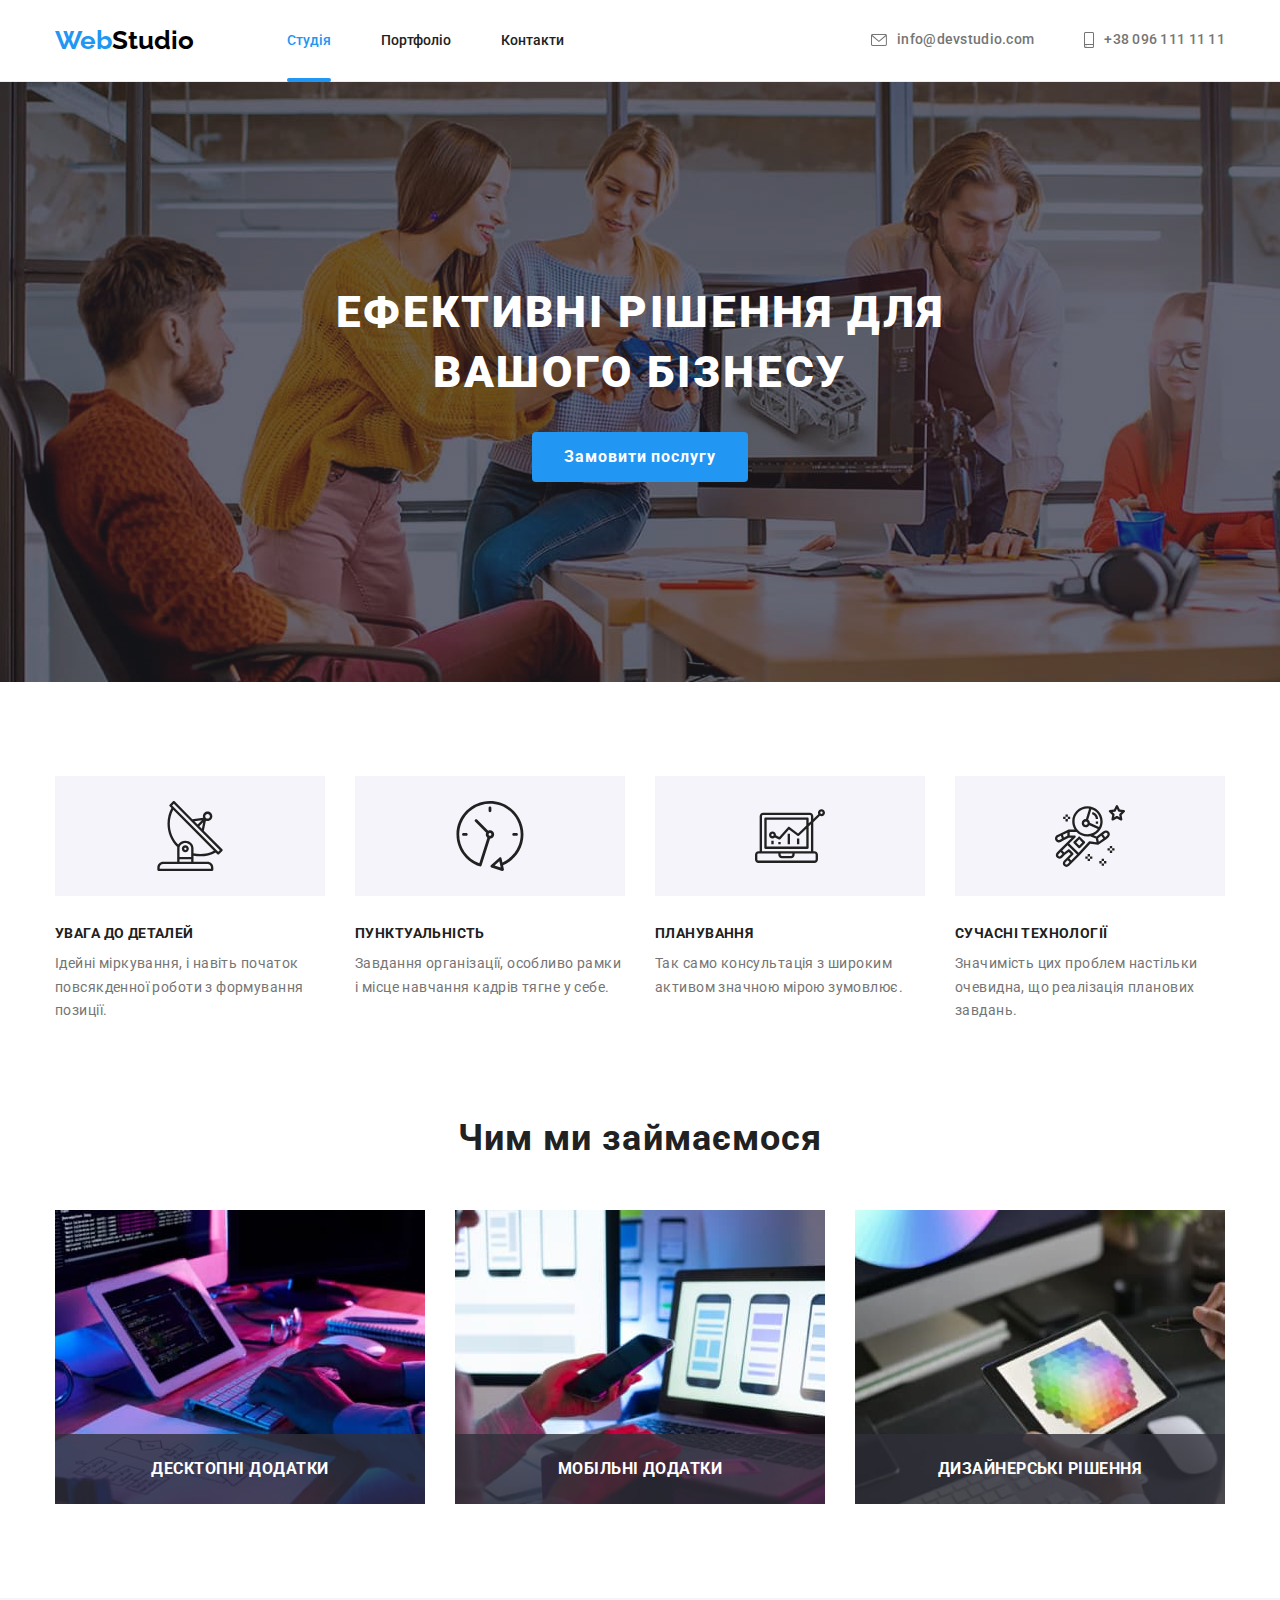
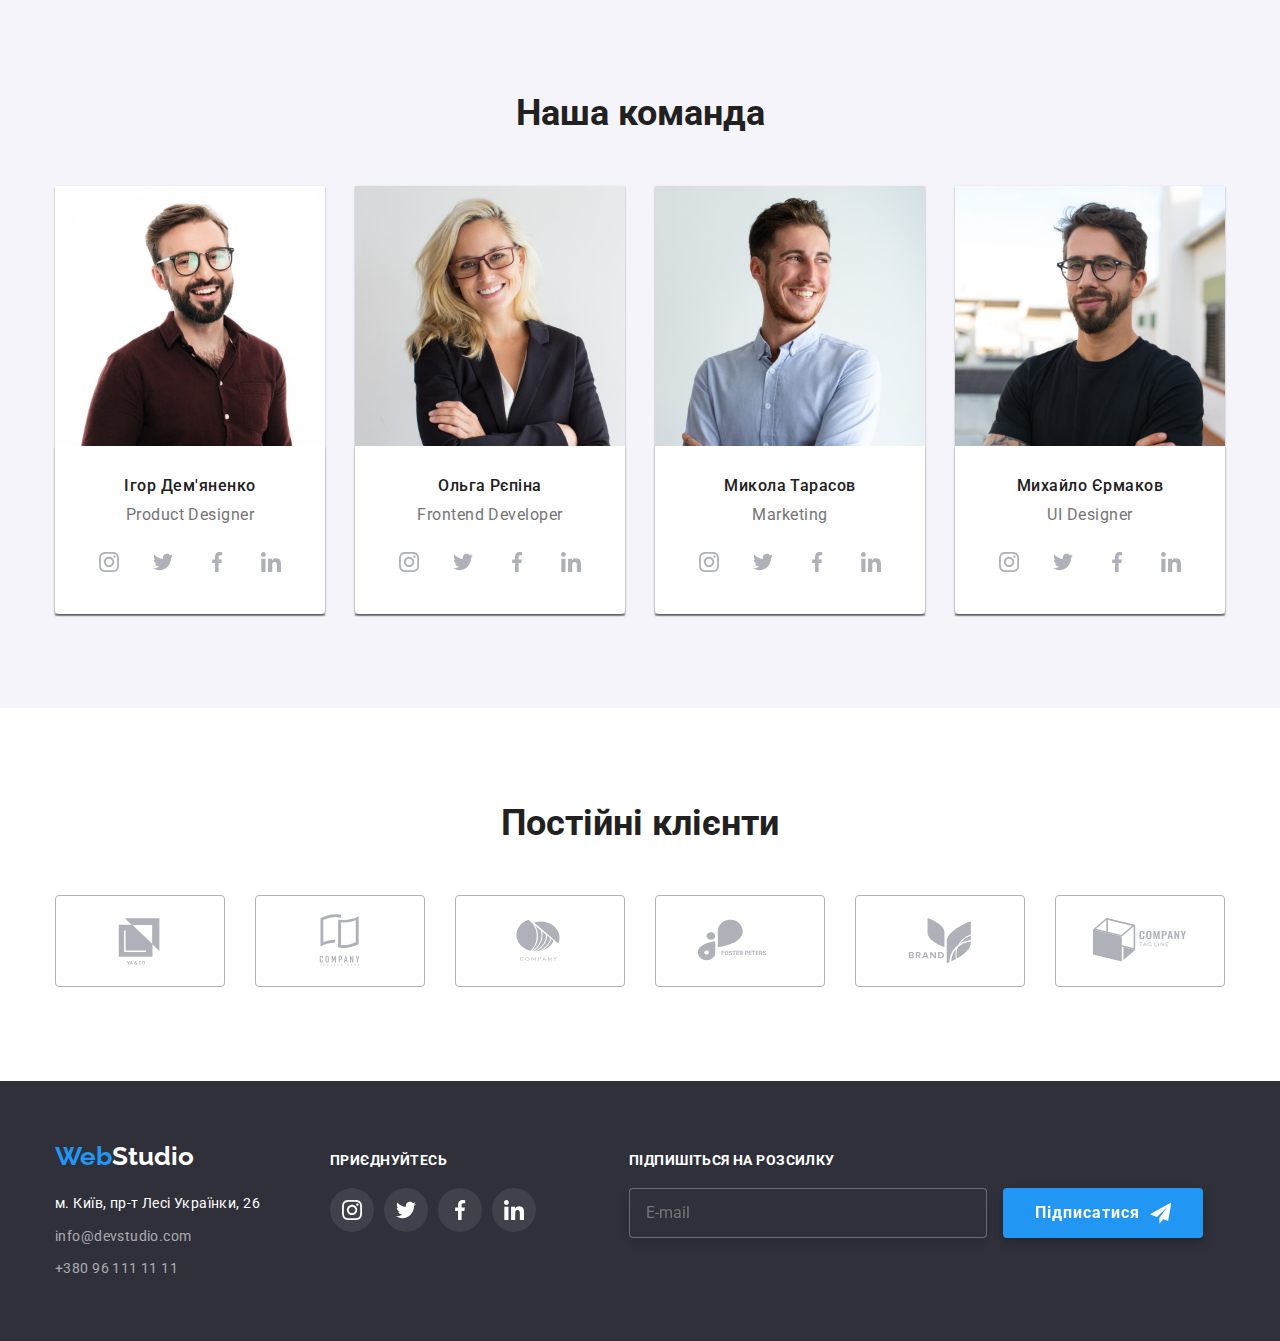
<file: index.html>
<!DOCTYPE html>
<html lang="uk">

<head>
  <meta charset="UTF-8" />
  <meta http-equiv="X-UA-Compatible" content="IE=edge" />
  <meta name="viewport" content="width=device-width, initial-scale=1.0" />
  <title>Студія</title>
  <link href="https://fonts.googleapis.com/css2?family=Raleway:wght@700&family=Roboto:wght@400;500;700;900&display=swap"
    rel="stylesheet" />
  <link rel="stylesheet" href="./css/modern-normalize.css" />
  <link rel="stylesheet" href="./css/styles.css" />
</head>

<body>
  <!-- header шапка -->
  <header class="page-header">
    <div class="container main-nav">
      <a href="./index.html" lang="en" class="logo"><span class="logo-web">Web</span>Studio</a>
      <nav class="nav">
        <ul class="site-nav list">
          <li class="item"><a href="./index.html" class="link current">Студія</a></li>
          <li class="item"><a href="./portfolio.html" class="link">Портфоліо</a></li>
          <li class="item"><a href="#" class="link">Контакти</a></li>
        </ul>
      </nav>

      <ul class="contacts list">
        <li class="contacts-item">
          <a href="info@devstudio.com" class="contacts-link link">
            <svg class="address-icon" width="16" height="12">
              <use href="./imeges/svg/symbol-defs.svg#icon-envelope"></use>
            </svg>info@devstudio.com</a>
        </li>
        <li class="contacts-item">
          <a href="+380961111111" class="contacts-link link">
            <svg class="address-icon" width="10" height="16">
              <use href="./imeges/svg/symbol-defs.svg#icon-smartphone"></use>
            </svg>+38 096 111 11 11</a>
        </li>
      </ul>
    </div>
  </header>
  <!-- main content -->
  <main>
    <!-- Замовити послугу -->
    <section class="hero">
      <div class="overlay">
        <div class="container hero-container">
          <h1 class="hero-title">Ефективні рішення для вашого бізнесу</h1>
          <button type="button" class="main-button" data-modal-open>Замовити послугу</button>
        </div>
      </div>
    </section>

    <!-- Наші переваги-feature list-->
    <section class="section">
      <div class="container feature-list">
        <h2 class="section-title visually-hidden">Наші переваги</h2>
        <ul class="feature-list list">
          <li class="item">
            <div class="icon-container">
              <svg class="feature-icon" width="70" height="70">
                <use href="./imeges/svg/symbol-defs.svg#icon-antenna-1"></use>
              </svg>
            </div>
            <h3 class="title">УВАГА ДО ДЕТАЛЕЙ</h3>

            <p class="text">
              Ідейні міркування, і навіть початок повсякденної роботи з формування позиції.
            </p>
          </li>
          <li class="item">
            <div class="icon-container">
              <svg class="feature-icon" width="70" height="70">
                <use href="./imeges/svg/symbol-defs.svg#icon-clock-1"></use>
              </svg>
            </div>
            <h3 class="title">ПУНКТУАЛЬНІСТЬ</h3>
            <p class="text">
              Завдання організації, особливо рамки і місце навчання кадрів тягне у себе.
            </p>
          </li>
          <li class="item">
            <div class="icon-container">
              <svg class="feature-icon" width="70" height="70">
                <use href="./imeges/svg/symbol-defs.svg#icon-diagram-1"></use>
              </svg>
            </div>
            <h3 class="title">ПЛАНУВАННЯ</h3>
            <p class="text">Так само консультація з широким активом значною мірою зумовлює.</p>
          </li>
          <li class="item">
            <div class="icon-container">
              <svg class="feature-icon" width="70" height="70">
                <use href="./imeges/svg/symbol-defs.svg#icon-astronaut-1"></use>
              </svg>
            </div>
            <h3 class="title">СУЧАСНІ ТЕХНОЛОГІЇ</h3>
            <p class="text">
              Значимість цих проблем настільки очевидна, що реалізація планових завдань.
            </p>
          </li>
        </ul>
      </div>
    </section>

    <!-- чим ми займаємося -->

    <section class="section our-classes-section">
      <div class="container">
        <h2 class="section-title our-classes">Чим ми займаємося</h2>
        <ul class="our-classes list">
          <li class="item">
            <img src="./imeges/img.jpg" alt="програміст пише код на планшеті" width="370" />
            <div class="our-classes-overlay">
              <p class="text-our-classes-overlay">Десктопні додатки</p>
            </div>
          </li>
          <li class="item">
            <img src="./imeges/img(1).jpg" alt="дизайнер створює контент для мобільних платформ" width="370" />
            <div class="our-classes-overlay">
              <p class="text-our-classes-overlay">Мобільні додатки</p>
            </div>
          </li>
          <li class="item">
            <img src="./imeges/img(2).jpg" alt="дизайнер вибирає палітру кольорів на планшеті" width="370" />
            <div class="our-classes-overlay">
              <p class="text-our-classes-overlay">Дизайнерські рішення</p>
            </div>
          </li>
        </ul>
      </div>
    </section>

    <!-- наша команда -->
    <section class="section section-team">
      <div class="container">
        <h2 class="section-title developer">Наша команда</h2>

        <ul class="team list">
          <li class="developer-item item">
            <img src="./imeges/igor(1).jpg" alt="Ігор Дем'яненко" width="270" />
            <div class="index-box">
              <h3 class="title">Ігор Дем'яненко</h3>
              <p class="text">Product Designer</p>
              <ul class="networks-list list">
                <li class="networks-item">
                  <a href="#" class="social-link">
                    <svg class="social-icon" width="20" height="20">
                      <use href="./imeges/svg/symbol-defs.svg#icon-instagram-2"></use>
                    </svg>
                  </a>
                </li>
                <li class="networks-item">
                  <a href="#" class="social-link">
                    <svg class="social-icon" width="20" height="20">
                      <use href="./imeges/svg/symbol-defs.svg#icon-twitter-1"></use>
                    </svg>
                  </a>
                </li>
                <li class="networks-item">
                  <a href="#" class="social-link">
                    <svg class="social-icon" width="20" height="20">
                      <use href="./imeges/svg/symbol-defs.svg#icon-facebook-1"></use>
                    </svg>
                  </a>
                </li>
                <li class="networks-item">
                  <a href="#" class="social-link">
                    <svg class="social-icon" width="20" height="20">
                      <use href="./imeges/svg/symbol-defs.svg#icon-linkedin-1"></use>
                    </svg>
                  </a>
                </li>
              </ul>
            </div>
          </li>

          <li class="developer-item item">
            <img src="./imeges/olga(1).jpg" alt="Ольга Рєпіна" width="270" />
            <div class="index-box">
              <h3 class="title">Ольга Рєпіна</h3>
              <p class="text">Frontend Developer</p>
              <ul class="networks-list list">
                <li class="networks-item">
                  <a href="#" class="social-link">
                    <svg class="social-icon" width="20" height="20">
                      <use href="./imeges/svg/symbol-defs.svg#icon-instagram-2"></use>
                    </svg>
                  </a>
                </li>
                <li class="networks-item">
                  <a href="#" class="social-link">
                    <svg class="social-icon" width="20" height="20">
                      <use href="./imeges/svg/symbol-defs.svg#icon-twitter-1"></use>
                    </svg>
                  </a>
                </li>
                <li class="networks-item">
                  <a href="#" class="social-link">
                    <svg class="social-icon" width="20" height="20">
                      <use href="./imeges/svg/symbol-defs.svg#icon-facebook-1"></use>
                    </svg>
                  </a>
                </li>
                <li class="networks-item">
                  <a href="#" class="social-link">
                    <svg class="social-icon" width="20" height="20">
                      <use href="./imeges/svg/symbol-defs.svg#icon-linkedin-1"></use>
                    </svg>
                  </a>
                </li>
              </ul>
            </div>
          </li>

          <li class="developer-item item">
            <img src="./imeges/mykola(1).jpg" alt="Микола Тарасов" width="270" />
            <div class="index-box">
              <h3 class="title">Микола Тарасов</h3>
              <p class="text">Marketing</p>
              <ul class="networks-list list">
                <li class="networks-item">
                  <a href="#" class="social-link">
                    <svg class="social-icon" width="20" height="20">
                      <use href="./imeges/svg/symbol-defs.svg#icon-instagram-2"></use>
                    </svg>
                  </a>
                </li>
                <li class="networks-item">
                  <a href="#" class="social-link">
                    <svg class="social-icon" width="20" height="20">
                      <use href="./imeges/svg/symbol-defs.svg#icon-twitter-1"></use>
                    </svg>
                  </a>
                </li>
                <li class="networks-item">
                  <a href="#" class="social-link">
                    <svg class="social-icon" width="20" height="20">
                      <use href="./imeges/svg/symbol-defs.svg#icon-facebook-1"></use>
                    </svg>
                  </a>
                </li>
                <li class="networks-item">
                  <a href="#" class="social-link">
                    <svg class="social-icon" width="20" height="20">
                      <use href="./imeges/svg/symbol-defs.svg#icon-linkedin-1"></use>
                    </svg>
                  </a>
                </li>
              </ul>
            </div>
          </li>

          <li class="developer-item item">
            <img src="./imeges/myhailo(1).jpg" alt="Михайло Єрмаков" width="270" />
            <div class="index-box">
              <h3 class="title">Михайло Єрмаков</h3>
              <p class="text">UI Designer</p>
              <ul class="networks-list list">
                <li class="networks-item">
                  <a href="#" class="social-link">
                    <svg class="social-icon" width="20" height="20">
                      <use href="./imeges/svg/symbol-defs.svg#icon-instagram-2"></use>
                    </svg>
                  </a>
                </li>
                <li class="networks-item">
                  <a href="#" class="social-link">
                    <svg class="social-icon" width="20" height="20">
                      <use href="./imeges/svg/symbol-defs.svg#icon-twitter-1"></use>
                    </svg>
                  </a>
                </li>
                <li class="networks-item">
                  <a href="#" class="social-link">
                    <svg class="social-icon" width="20" height="20">
                      <use href="./imeges/svg/symbol-defs.svg#icon-facebook-1"></use>
                    </svg>
                  </a>
                </li>
                <li class="networks-item">
                  <a href="#" class="social-link">
                    <svg class="social-icon" width="20" height="20">
                      <use href="./imeges/svg/symbol-defs.svg#icon-linkedin-1"></use>
                    </svg>
                  </a>
                </li>
              </ul>
            </div>
          </li>
        </ul>
      </div>
    </section>

    <!-- Наші клієнти -->
    <section class="section">
      <div class="container container-clients">
        <h2 class="clients-title">Постійні клієнти</h2>
        <ul class="clients-list list">
          <li class="clients-item">
            <a href="#" class="partners-link">
              <svg class="feature-icon" width="106" height="60">
                <use href="./imeges/svg/symbol-defs.svg#icon-Logo"></use>
              </svg>
            </a>
          </li>
          <li class="clients-item">
            <a href="#" class="partners-link">
              <svg class="feature-icon" width="106" height="60">
                <use href="./imeges/svg/symbol-defs.svg#icon-Logo-1"></use>
              </svg>
            </a>
          </li>
          <li class="clients-item">
            <a href="#" class="partners-link">
              <svg class="feature-icon" width="106" height="60">
                <use href="./imeges/svg/symbol-defs.svg#icon-Logo-2"></use>
              </svg>
            </a>
          </li>
          <li class="clients-item">
            <a href="#" class="partners-link">
              <svg class="feature-icon" width="106" height="60">
                <use href="./imeges/svg/symbol-defs.svg#icon-Logo-3"></use>
              </svg>
            </a>
          </li>
          <li class="clients-item">
            <a href="#" class="partners-link">
              <svg class="feature-icon" width="106" height="60">
                <use href="./imeges/svg/symbol-defs.svg#icon-Logo-4"></use>
              </svg>
            </a>
          </li>
          <li class="clients-item">
            <a href="#" class="partners-link">
              <svg class="feature-icon" width="106" height="60">
                <use href="./imeges/svg/symbol-defs.svg#icon-Logo-5"></use>
              </svg>
            </a>
          </li>
        </ul>
      </div>
    </section>
  </main>

  <!-- footer -->
  <footer class="footer">
    <div class="footer-main container">
      <div class="footer-container">
        <a href="./index.html" lang="en" class="logo"><span class="logo-web">Web</span>Studio</a>
        <address class="address">
          <ul class="address-list list">
            <li class="address-item">
              <a href="https://www.google.com/maps" target="_blank" class="address-link link"
                rel="noopener noreferrer">м. Київ, пр-т Лесі Українки, 26</a>
            </li>
            <li class="address-item">
              <a href="info@devstudio.com" class="address-contact link">info@devstudio.com</a>
            </li>
            <li class="address-item">
              <a href="+380961111111" class="address-contact link">+380 96 111 11 11</a>
            </li>
          </ul>
        </address>
      </div>
      <div class="container-networks">
        <h3 class="networks-title">Приєднуйтесь</h3>
        <ul class="networks-list list">
          <li class="networks-item">
            <a href="#" class="socnetwork-link">
              <svg class="socnetwork-icon" width="20" height="20">
                <use href="./imeges/svg/symbol-defs.svg#icon-instagram-2"></use>
              </svg>
            </a>
          </li>
          <li class="networks-item">
            <a href="#" class="socnetwork-link">
              <svg class="socnetwork-icon" width="20" height="20">
                <use href="./imeges/svg/symbol-defs.svg#icon-twitter-1"></use>
              </svg>
            </a>
          </li>
          <li class="networks-item">
            <a href="#" class="socnetwork-link">
              <svg class="socnetwork-icon" width="20" height="20">
                <use href="./imeges/svg/symbol-defs.svg#icon-facebook-1"></use>
              </svg>
            </a>
          </li>
          <li class="networks-item">
            <a href="#" class="socnetwork-link">
              <svg class="socnetwork-icon" width="20" height="20">
                <use href="./imeges/svg/symbol-defs.svg#icon-linkedin-1"></use>
              </svg>
            </a>
          </li>
        </ul>
      </div>

      <div class="footer-form">
        <h3 class="footer-subscribe-title">Підпишіться на розсилку</h3>
        <form class="footer-form-subscribe">
          <input class="footer-input-subscribe" type="mail" name="mail" placeholder="E-mail" />
          <button type="subscribe" class="footer-subscribe-button">
            Підписатися
            <svg class="footer-subscribe-icon" width="24" height="24">
              <use href="./imeges/svg/symbol-defs.svg#icon-icon-send"></use>
            </svg>
          </button>
        </form>
      </div>
    </div>
  </footer>
<!-- ============================МОДАЛЬНЕ ВІКНО========================= -->
  <div class="backdrop is-hidden" data-modal>
    <div class="modal">
      <button type="button" class="close-button" data-modal-close>
        <svg class="close-icon" width="17" height="17">
          <use href="./imeges/svg/symbol-defs.svg#icon-close-icon-1"></use>
        </svg>
      </button>
<!-- =================== ФОРМА МОДАЛЬНОГО ВІКНА====================== -->
      <form class="modal-form">
        <h3 class="form-title">Залиште свої дані, ми вам передзвонимо</h3>

        <div class="wrapper">
          <label class="modal-form-label" for="name">Ім’я</label>
          <input class="modal-input" required type="text" id="name" name="user_name" />
          <svg class="form-icon" width="18" height="18">
            <use href="./imeges/svg/symbol-defs.svg#icon-person-black-18dp-1"></use>
          </svg>
        </div>

        <div class="wrapper">
          <label class="modal-form-label" for="tel">Телефон</label>
          <input class="modal-input" required type="tel" id="tel" name="user_phone"
            pattern="[\+]\d{3}\s[\(]\d{2}[\)]\s\d{3}[\-]\d{2}[\-]\d{2}" title="+380 XX XXX XX XX" />
          <svg class="form-icon" width="18" height="18">
            <use href="./imeges/svg/symbol-defs.svg#icon-phone-black-18dp-1"></use>
          </svg>
        </div>

        <div class="wrapper">
          <label class="modal-form-label" for="mail">Пошта</label>
          
          <input class="modal-input" required type="email" id="mail" name="user_email" />
          <svg class="form-icon" width="18" height="18">
            <use href="./imeges/svg/symbol-defs.svg#icon-email-black-18dp-1"></use>
          </svg>
        </div>

        <div class="wrapper">
          <label class="modal-form-label" for="comment">Коментар</label>
          <textarea class="modal-textarea" name="feedback" rows="8" placeholder="Введіть текст" id="comment"></textarea>
        </div>

        <div class="form-checkbox">
          <input type="checkbox" class="form-checkbox-icon visually-hidden" id="privacy" />
          <label for="privacy" class="modal-form-deal-text">
            <span class="custom-checkbox">
              <svg width="11" height="8">
                <use href="./imeges/svg/symbol-defs.svg#icon-custom-checkbox"></use>
              </svg>
            </span>
            Погоджуюся з розсилкою та приймаю
            <a href="#" class="deal-link">Умови договору</a>
          </label>
        </div>

        <div class="form-btn">
          <button class="submit-btn" type="submit">Відправити</button>
        </div>
      </form>
    </div>
  </div>

  <script src="./js/modal.js"></script>
</body>

</html>
</file>
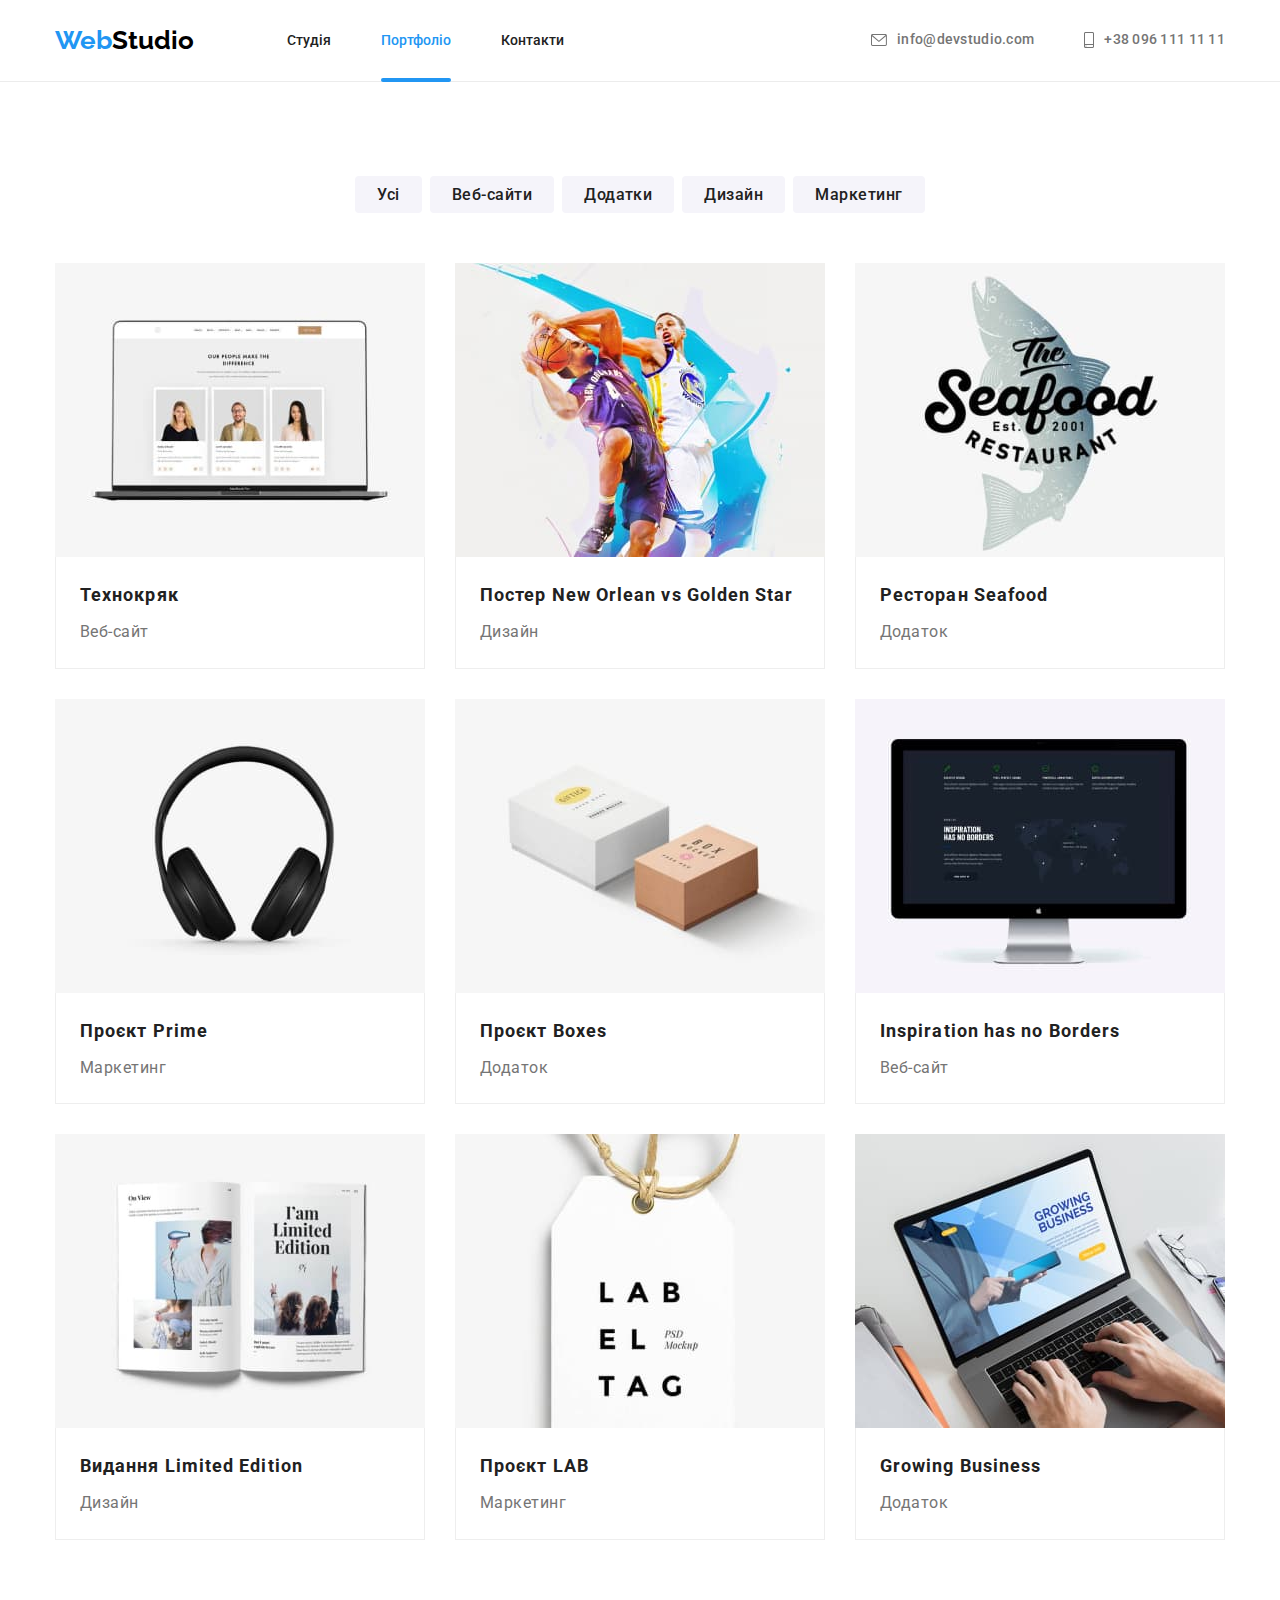
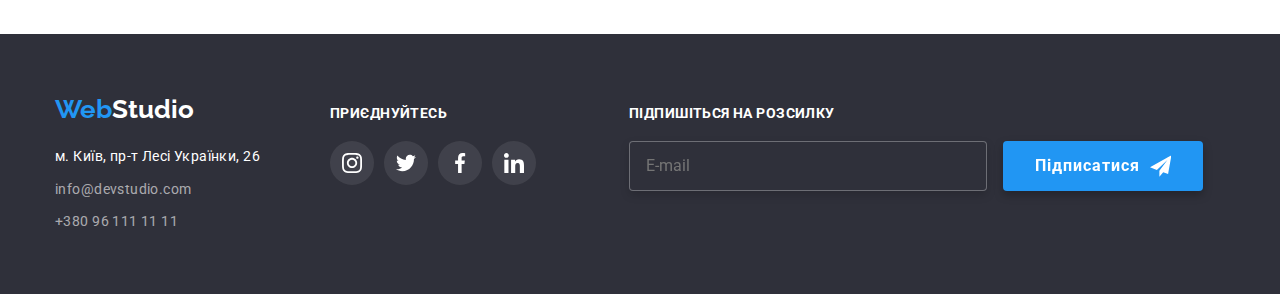
<file: portfolio.html>
<!DOCTYPE html>
<html lang="en">

<head>
  <meta charset="UTF-8" />
  <meta http-equiv="X-UA-Compatible" content="IE=edge" />
  <meta name="viewport" content="width=device-width, initial-scale=1.0" />
  <title>Портфоліо</title>
  <link href="https://fonts.googleapis.com/css2?family=Raleway:wght@700&family=Roboto:wght@400;500;700;900&display=swap"
    rel="stylesheet" />
  <link rel="stylesheet" href="./css/modern-normalize.css" />
  <link rel="stylesheet" href="./css/styles.css" />
</head>

<body>
  <!-- header шапка -->
  <header class="page-header">
    <div class="container main-nav">
      <a href="./index.html" lang="en" class="logo"><span class="logo-web">Web</span>Studio</a>
      <nav class="nav">
        <ul class="site-nav list">
          <li class="item"><a href="./index.html" class="link">Студія</a></li>
          <li class="item"><a href="./portfolio.html" class="link current">Портфоліо</a></li>
          <li class="item"><a href="#" class="link">Контакти</a></li>
        </ul>
      </nav>

      <ul class="contacts list">
        <li class="contacts-item">
          <a href="info@devstudio.com" class="contacts-link link">
            <svg class="address-icon" width="16" height="12">
              <use href="./imeges/svg/symbol-defs.svg#icon-envelope"></use>
            </svg>info@devstudio.com</a>
        </li>
        <li class="contacts-item">
          <a href="+380961111111" class="contacts-link link">
            <svg class="address-icon" width="10" height="16">
              <use href="./imeges/svg/symbol-defs.svg#icon-smartphone"></use>
            </svg>+38 096 111 11 11</a>
        </li>
      </ul>
    </div>
  </header>

  <!-- main content -->
  <main>
    <h1 class="visually-hidden">Портфоліо</h1>
    <!-- розділи послуг -->
    <section class="section sectiion-portfolio">
      <!-- <h2 class="section-title visually-hidden">фільтр послуг</h2> -->

      <div class="container">
        <h2 class="section title visually-hidden">розділи сайту</h2>
        <!-- сервісні кнопки -->
        <ul class="services list">
          <li class="item"><button type="button" class="button">Усі</button></li>
          <li class="item"><button type="button" class="button">Веб-сайти</button></li>
          <li class="item"><button type="button" class="button">Додатки</button></li>
          <li class="item"><button type="button" class="button">Дизайн</button></li>
          <li class="item"><button type="button" class="button">Маркетинг</button></li>
        </ul>
        <!-- приклади робіт -->
        <ul class="section-site list">

          <li class="item card-item">
            <a href="#" class="card-link link">
              <div class="card-overlay">
                <img src="./imeges/технокряк.jpg" alt="ноутбук з відкритим сайтом" width="370" />
                <div class="text-overlay">
                  <p class="">
                    Ресурс пропонує комплексні пропозиції з різним рівнем функціоналу та сервісів.
                    Все це дозволить відвідувачу отримати вичерпні відомості про компанію чи
                    приватну особу.
                  </p>
                </div>
              </div>
              <div class="box">
                <h2 class="title">Технокряк</h2>
                <p class="text">Веб-сайт</p>
              </div>
            </a>
          </li>

          <li class="item card-item">
            <a href="#" class="card-link link">
              <div class="card-overlay">
                <img src="./imeges/постер_NewOrlean.jpg" alt="постер з баскетболістами" width="370" />
                <div class="text-overlay">
                  <p class="">
                    Ресурс пропонує комплексні пропозиції з різним рівнем функціоналу та сервісів.
                    Все це дозволить відвідувачу отримати вичерпні відомості про компанію чи
                    приватну особу.
                  </p>
                </div>
                
              </div>
              <div class="box">
              <h2 class="title">Постер New Orlean vs Golden Star</h2>
              <p class="text">Дизайн</p>
              </div>
            </a>
          </li>

          <li class="item card-item">
            <a href="#" class="card-link link">
              <div class="card-overlay">
                <img src="./imeges/ресторан_Seafood.jpg" alt="лого ресторану seafood" width="370" />
                <div class="text-overlay">
                  <p class="">
                    Ресурс пропонує комплексні пропозиції з різним рівнем функціоналу та сервісів.
                    Все це дозволить відвідувачу отримати вичерпні відомості про компанію чи
                    приватну особу.
                  </p>
                </div>
              </div>
              <div class="box">
                <h2 class="title">Ресторан Seafood</h2>
                <p class="text">Додаток</p>
              </div>
            </a>
          </li>
          <li class="item card-item">
            <a href="#" class="card-link link">
              <div class="card-overlay">
                <img src="./imeges/проєкт_Prime.jpg" alt="навушники" width="370" />
                <div class="text-overlay">
                  <p class="">
                    Ресурс пропонує комплексні пропозиції з різним рівнем функціоналу та сервісів.
                    Все це дозволить відвідувачу отримати вичерпні відомості про компанію чи
                    приватну особу.
                  </p>
                </div>
              </div>
              <div class="box">
                <h2 class="title">Проєкт Prime</h2>
                <p class="text">Маркетинг</p>
              </div>
            </a>
          </li>
          <li class="item card-item">
            <a href="#" class="card-link link">
              <div class="card-overlay">
                <img src="./imeges/проєкт_Boxes.jpg" alt="коробки" width="370" />
                <div class="text-overlay">
                  <p class="">
                    Ресурс пропонує комплексні пропозиції з різним рівнем функціоналу та сервісів.
                    Все це дозволить відвідувачу отримати вичерпні відомості про компанію чи
                    приватну особу.
                  </p>
                </div>
              </div>
              <div class="box">
                <h2 class="title">Проєкт Boxes</h2>
                <p class="text">Додаток</p>
              </div>
            </a>
          </li>
          <li class="item card-item">
            <a href="#" class="card-link link">
              <div class="card-overlay">
                <img src="./imeges/Inspiration_has_no_Borders.jpg" alt="настільний ПК" width="370" />
                <div class="text-overlay">
                  <p class="">
                    Ресурс пропонує комплексні пропозиції з різним рівнем функціоналу та сервісів.
                    Все це дозволить відвідувачу отримати вичерпні відомості про компанію чи
                    приватну особу.
                  </p>
                </div>
              </div>
              <div class="box">
                <h2 class="title">Inspiration has no Borders</h2>
                <p class="text">Веб-сайт</p>
              </div>
            </a>
          </li>
          <li class="item card-item">
            <a href="#" class="card-link link">
              <div class="card-overlay">
                <img src="./imeges/Видання_Limited_Edition.jpg" alt="книга з картинками" width="370" />
                <div class="text-overlay">
                  <p class="">
                    Ресурс пропонує комплексні пропозиції з різним рівнем функціоналу та сервісів.
                    Все це дозволить відвідувачу отримати вичерпні відомості про компанію чи
                    приватну особу.
                  </p>
                </div>
              </div>
              <div class="box">
                <h2 class="title">Видання Limited Edition</h2>
                <p class="text">Дизайн</p>
              </div>
            </a>
          </li>
          <li class="item card-item">
            <a href="#" class="card-link link">
              <div class="card-overlay">
                <img src="./imeges/Проєкт_LAB.jpg" alt="сувенір з лейблом" width="370" />
                <div class="text-overlay">
                  <p class="">
                    Ресурс пропонує комплексні пропозиції з різним рівнем функціоналу та сервісів.
                    Все це дозволить відвідувачу отримати вичерпні відомості про компанію чи
                    приватну особу.
                  </p>
                </div>
              </div>
              <div class="box">
                <h2 class="title">Проєкт LAB</h2>
                <p class="text">Маркетинг</p>
              </div>
            </a>
          </li>
          <li class="item card-item">
            <a href="#" class="card-link link">
              <div class="card-overlay">
                <img src="./imeges/Growing_Business.jpg" alt="людина працює за ноутбуком" width="370" />
                <div class="text-overlay">
                  <p class="">
                    Ресурс пропонує комплексні пропозиції з різним рівнем функціоналу та сервісів.
                    Все це дозволить відвідувачу отримати вичерпні відомості про компанію чи
                    приватну особу.
                  </p>
                </div>
              </div>
              <div class="box">
                <h2 class="title">Growing Business</h2>
                <p class="text">Додаток</p>
              </div>
            </a>
          </li>
        </ul>
      </div>
    </section>
  </main>
  <!-- footer -->
  <footer class="footer">
    <div class="footer-main container">
      <div class="footer-container">
        <a href="./index.html" lang="en" class="logo"><span class="logo-web">Web</span>Studio</a>
        <address class="address">
          <ul class="address-list list">
            <li class="address-item">
              <a href="https://www.google.com/maps" target="_blank" class="address-link link" rel="noopener noreferrer">м.
                Київ, пр-т Лесі Українки, 26</a>
            </li>
            <li class="address-item">
              <a href="info@devstudio.com" class="address-contact link">info@devstudio.com</a>
            </li>
            <li class="address-item">
              <a href="+380961111111" class="address-contact link">+380 96 111 11 11</a>
            </li>
          </ul>
        </address>
      </div>
      <div class="container-networks">
        <h3 class="networks-title">Приєднуйтесь</h3>
        <ul class="networks-list list">
          <li class="networks-item">
            <a href="#" class="socnetwork-link">
              <svg class="socnetwork-icon" width="20" height="20">
                <use href="./imeges/svg/symbol-defs.svg#icon-instagram-2"></use>
              </svg>
            </a>
          </li>
          <li class="networks-item">
            <a href="#" class="socnetwork-link">
              <svg class="socnetwork-icon" width="20" height="20">
                <use href="./imeges/svg/symbol-defs.svg#icon-twitter-1"></use>
              </svg>
            </a>
          </li>
          <li class="networks-item">
            <a href="#" class="socnetwork-link">
              <svg class="socnetwork-icon" width="20" height="20">
                <use href="./imeges/svg/symbol-defs.svg#icon-facebook-1"></use>
              </svg>
            </a>
          </li>
          <li class="networks-item">
            <a href="#" class="socnetwork-link">
              <svg class="socnetwork-icon" width="20" height="20">
                <use href="./imeges/svg/symbol-defs.svg#icon-linkedin-1"></use>
              </svg>
            </a>
          </li>
        </ul>
      </div>
  
      <div class="footer-form">
        <h3 class="footer-subscribe-title">Підпишіться на розсилку</h3>
        <form action="" class="footer-form-subscribe">
          <input class="footer-input-subscribe" type="mail" name="mail" placeholder="E-mail" />
          <button class="footer-subscribe-button">
            Підписатися
            <svg class="footer-subscribe-icon" width="24" height="24">
              <use href="./imeges/svg/symbol-defs.svg#icon-icon-send"></use>
            </svg>
          </button>
        </form>
      </div>
    </div>
  </footer>
</body>

</html>
</file>
<file: css/styles.css>
/* колір тексту #212121 */
/* колір тексту при наведенні #2196F3 */
/* колір тексту параграфів #757575 */
/* колір лого #000000 , #2196F3 */
/* колір тексту футера ##FFFFFF 60% */

:root {
  --primary-text-color: #212121;
  --secondary-text-color: #757575;
  --third-text-color: #ffffff;
  --accent-text-color: #2196f3;
  --primary-background-color: #ffffff;
}

body {
  font-family: 'Roboto', sans-serif;

  color: var(--primary-text-color);
  background-color: #ffffff;
}

.container {
  max-width: 1200px;
  padding: 0 15px;
  margin-left: auto;
  margin-right: auto;
}

h1,
h2,
h3,
h4,
p {
  margin-top: 0;
  margin-bottom: 0;
}

ul,
ol {
  margin-top: 0;
  margin-bottom: 0;
  padding-left: 0;
}

img {
  display: block;
}

.link {
  text-decoration: none;
}

.section {
  padding-top: 94px;
  padding-bottom: 94px;
}

/* HEADER */
.page-header {
  border-bottom: 1px solid #ececec;
}

/* logo */
.logo {
  color: #000000;

  font-family: 'Raleway', sans-serif;
  font-style: normal;
  font-weight: 700;
  font-size: 26px;
  line-height: 1.2;

  /* margin-top: 24px;
  margin-bottom: 25px; */

  text-decoration: none;
}

.container.main-nav {
  display: flex;
  align-items: center;
  width: 1200px;
  /* padding: 0 215; */
}

.logo-web {
  color: #2196f3;
}

.list {
  list-style: none;
  margin: 0;
  padding: 0;
}

/* site nav */
.nav {
  margin-left: 93px;
}

.site-nav {
  display: flex;
}

.site-nav .item:not(:last-child) {
  margin-right: 50px;
}

.site-nav .link.current {
  color: var(--accent-text-color);
}

.site-nav .link {
  display: block;

  padding-top: 32px;
  padding-bottom: 32px;

  position: relative;

  color: var(--primary-text-color);

  font-weight: 500;
  font-size: 14px;
  line-height: 1.2;

  text-decoration: none;

  transition: color 250ms cubic-bezier(0.4, 0, 0.2, 1);
}

.site-nav .link.current::after{
  content: "";
  display: block;
  position: absolute;

  width: 100%;
  height: 4px;

  bottom: -1px;

  border-radius: 2px;
  background-color: #2196F3;

  transition: color 250ms cubic-bezier(0.4, 0, 0.2, 1);
}

.site-nav .link:hover,
.site-nav .link:focus {
  color: var(--accent-text-color);
  transition: color 250ms cubic-bezier(0.4, 0, 0.2, 1);
}

/* contacts list */

.contacts {
  margin-left: auto;
  display: flex;
  align-items: center;
}

.contacts-item {
  margin-right: 50px;
}
.contacts-item:last-child {
  margin-right: 0;
}

.contacts-link {
  display: flex;
  align-items: center;
  text-decoration: none;

  padding-top: 32px;
  padding-bottom: 32px;
  
  font-weight: 500;
  font-size: 14px;
  line-height: 1.14;
  letter-spacing: 0.02em;

  color: var(--secondary-text-color);

  transition: color 250ms cubic-bezier(0.4, 0, 0.2, 1);
}
.address-icon{
  margin-right: 10px;
  fill: currentColor;

}



.contacts-link:hover,
.contacts-link:focus {
  color: var(--accent-text-color);
  transition: color 250ms cubic-bezier(0.4, 0, 0.2, 1);
}

/*HERO  замовити послугу */



.hero {
  background: #2f303a;
  max-width: 1600px;
  margin-left: auto;
  margin-right: auto;
}
.overlay{
  height: 600px;
  max-width: 1600px;
  margin-left: auto;
  margin-right: auto;
  
  background-image: linear-gradient(rgba(47, 48, 58, 0.4),
  rgba(47, 48, 58, 0.4)),
  url(../imeges/hero.jpg);

  

  padding-top: 200px;
  padding-bottom: 200px;

}

.hero-container {
  display: flex;
  width: 1200px;
  padding: 200px auto 280px;

  flex-direction: column;
  text-align: center;
  align-items: center;
}

.hero-title {
  margin-left: auto;
  margin-right: auto;
  margin-bottom: 30px;

  letter-spacing: 0.06em;

  max-width: 696px;

  font-weight: 900;
  font-size: 44px;
  line-height: 60px;

  align-items: center;
  text-transform: uppercase;

  color: var(--third-text-color);
}

/* main button */
.main-button {
  display: flex;
  align-items: center;
  text-align: center;

  color: var(--third-text-color);
  background-color: #2196f3;

  font-weight: 700;
  font-size: 16px;
  line-height: 1.9;
  text-align: center;
  letter-spacing: 0.06em;

  cursor: pointer;
  border-radius: 4px;
  border: 0;

  padding: 10px 32px;
  
  transition: background-color 250ms cubic-bezier(0.4, 0, 0.2, 1);
}

.main-button:hover,
.main-button:focus {
  color: var(--third-text-color);
  background-color: #188ce8;
  }

/* заголовки секцій */

.section-title {
  font-size: 36px;
  line-height: 1.2;
  margin: auto;

  text-align: center;
}
/* Наші переваги-feature list*/
.conteiner.feature-list {
  background-color: var(--primary-background-color);
}

.icon-container{
  display: flex;
  background-color: #F5F4FA;
  height: 120px;
  width: 270px;
  justify-content: center;
  align-items: center;
  margin-bottom: 30px;
}

.feature-list .title {
  font-weight: 700;
  font-size: 14px;
  line-height: 1.14;
  letter-spacing: 0.03em;
  text-transform: uppercase;
  margin-bottom: 10px;
}

.visually-hidden {
  position: absolute;
  width: 1px;
  height: 1px;
  margin: -1px;
  border: 0;
  padding: 0;

  white-space: nowrap;
  clip-path: inset(100%);
  clip: rect(0 0 0 0);
  overflow: hidden;
}

.feature-list.list {
  display: flex;
}

.feature-list .item {
  width: 270px;
  margin-right: 30px;
}
.feature-list .item:last-child {
  margin-right: 0;
}

.feature-list .text {
  font-weight: 400;
  font-size: 14px;
  line-height: 1.7;
  letter-spacing: 0.03em;

  color: #757575;
}

/* чим ми займаємося */
.our-classes-section {
  padding-top: 0;
}

.our-classes-container {
  display: flex;
  flex-direction: column;
}
.our-classes .item{
  position: relative;
}

.section-title.our-classes {
  margin-bottom: 50px;

  font-weight: 700;
  font-size: 36px;
  line-height: 1.2;
  text-align: center;
  letter-spacing: 0.03em;

  background-color: var(--primary-background-color);
}

.our-classes-overlay{
  display: flex;
  position: absolute;

  left: 0;
  bottom: 0;

  width: 100%;
  height: 70px;

  background-color: rgba(47, 48, 58, 0.8);
  
}

.text-our-classes-overlay{
  display: flex;

  text-align: center;
  text-transform: uppercase;
  align-items: center;
  justify-content: center;
  text-align: center;
  letter-spacing: 0.03em;

  width: 100%;

  font-weight: 700; 
  color: var(--third-text-color);
}



.our-classes-section .item{
  width: 370px;
}

.our-classes.list {
  display: flex;
  gap: 30px;

  background-color: var(--primary-background-color);
}


.text {
  color: var(--secondary-text-color);

  font-weight: 400;
  font-size: 14px;
  line-height: 1.7;
}

/* ==========================НАША КОМАНДА======================== */

.section-team {
  background-color: #f5f4fa;
}
.index-box {
  align-content: center;
  background-color: var(--primary-background-color);

  padding: 30px 5px;
  box-shadow: 0px 1px 3px rgba(0, 0, 0, 0.12), 0px 1px 1px rgba(0, 0, 0, 0.14),
    0px 2px 1px rgba(0, 0, 0, 0.2);
  border-radius: 0px 0px 4px 4px;
}

.section-title.developer{
margin-bottom: 50px;
}

.team .title {
  font-weight: 500;
  font-size: 16px;
  line-height: 19px;

  margin-bottom: 10px;

  text-align: center;
  letter-spacing: 0.03em;
}
.team.list {
  display: flex;
  /* padding-top: 50px; */
}
.team.list .item{
  width: 270px;
}

.team.list .item:not(:last-child) {
  margin-right: 30px;
}

.team .text {
  color: #757575;

  font-weight: 400;
  font-size: 16px;
  line-height: 19px;

  text-align: center;
  letter-spacing: 0.03em;
  margin-bottom: 16px;
}

.index-box .social-link {
  display: flex;
  justify-content: center;
  align-items: center;
  width: 44px;
  height: 44px;

  border-radius: 50%;
  color: #AFB1B8;

  transition: background-color 250ms cubic-bezier(0.4, 0, 0.2, 1),
  color 250ms cubic-bezier(0.4, 0, 0.2, 1);
}

.index-box .social-link:hover,
.index-box .social-link:focus {
  background-color: #2196F3;
  color: var(--third-text-color);
  
}

.index-box .social-icon {
  fill: currentColor;
}

.developer-item{
  box-shadow: 0px 1px 3px rgba(0, 0, 0, 0.12),
    0px 1px 1px rgba(0, 0, 0, 0.14),
    0px 2px 1px rgba(0, 0, 0, 0.2);;
}


/* розділи послуг фільтр */

.services {
  display: flex;
  flex-wrap: wrap;
  justify-content: center;
  background-color: var(--primary-background-color);
}

.services.list {
  margin-bottom: 50px;
}
.services.list .item:not(:last-child){
  margin-right: 8px;
}

.button {
  background-color: #f5f4fa;

  color: var(--primary-text-color);
  font-weight: 500;
  line-height: 1.6;

  text-align: center;
  letter-spacing: 0.03em;

  border-radius: 4px;
  border: none;

  padding: 6px 22px;

  cursor: pointer;

  transition: background-color 250ms cubic-bezier(0.4, 0, 0.2, 1),
  box-shadow 250ms cubic-bezier(0.4, 0, 0.2, 1),
  color 250ms cubic-bezier(0.4, 0, 0.2, 1);
}

.services button:hover,
.services button:focus {
  background-color: #2196f3;
  color: var(--third-text-color);
  box-shadow: 0px 3px 1px rgba(0, 0, 0, 0.1),
   0px 1px 2px rgba(0, 0, 0, 0.08),
   0px 2px 2px rgba(0, 0, 0, 0.12);
  
  transition: background-color 250ms cubic-bezier(0.4, 0, 0.2, 1),
  color 250ms cubic-bezier(0.4, 0, 0.2, 1);
}

/* приклади робіт */

.section-site {
  display: flex;
  flex-wrap: wrap;
  gap: 30px;

  background-color: var(--primary-background-color);
}

.card-link:hover .card-overlay::before,
.card-link:focus .card-overlay::before{
  box-shadow: 0px 4px 4px rgba(0, 0, 0, 0.25);

  transform: translateY(0);
  transition: color 250ms cubic-bezier(0.4, 0, 0.2, 1);
}

.card-overlay{
  position: relative;
  overflow: hidden;

}

.text-overlay{
  position: absolute;
  display: flex;

  top: 0;
  left: 0;

  width: 100%;
  height: 100%;

  font-size: 18px;
  line-height: 1.55;
  letter-spacing: 0.03em;
  text-align: left;

  background-color: rgba(33, 150, 243, 0.9);

  padding: 63px  24px;  

  color: var(--third-text-color);
  opacity: 0;

  transform: translateY(+100%);
  transition: transform 250ms cubic-bezier(0.4, 0, 0.2, 1),
  opacity 250ms cubic-bezier(0.4, 0, 0.2, 1);
}

.card-link:hover .text-overlay,
.card-link:focus .text-overlay{
  transform: translateY(0);

  opacity: 1;

}

.box {
  padding: 20px 24px;

  background-color: var(--primary-background-color);
  border: 1px solid #000;
  border-top: none;
  border-color: #eeeeee;
}
.card-link{
  display: block;
  outline: transparent;
  position: relative;
  overflow: hidden;

  transition: box-shadow 250ms cubic-bezier(0.4, 0, 0.2, 1);
}
.card-link:hover,
.card-link:focus{
  box-shadow: 0px 4px 4px rgba(0, 0, 0, 0.25);

}

.card-item{
  width: 370px;
}

.section-site .title {
  color: var(--primary-text-color);

  font-size: 18px;
  line-height: 2;

  letter-spacing: 0.06em;

  margin-bottom: 4px;
}
.section-site .text {
  line-height: 1.9;
  font-size: 16px;
  letter-spacing: 0.03em;
}

/* наші клієнти */
.clients-title{
  font-size: 36px;
  line-height: 1.2;
  margin: auto;
  text-align: center;
  margin-bottom: 50px;
}

.clients-list{
  display: flex;
  
  text-decoration: none;

  
}
.clients-item{
  width: 170px;
  height: 92px;

  text-decoration: none;
}
.partners-link{
  display: flex;
  justify-content: center;
  align-items: center;
  flex-basis: calc((100% - 5 * 30) / 6);
  width: 100%;
  height: 100%;

  transition: color 250ms cubic-bezier(0.4, 0, 0.2, 1),
  border-color 250ms cubic-bezier(0.4, 0, 0.2, 1);

  color: #AFB1B8;


  border: 1px solid #AFB1B8;
  border-radius: 4px;

}
.partners-link:hover,
.partners-link:focus{
  color: var(--accent-text-color); 
  border-color: var(--accent-text-color); 
}
.feature-icon{
  fill:currentColor ;
  
}

.clients-item:not(:last-child) {
  margin-right: 30px;
}


/* footer */

.footer {
  background-color: #2f303a;

  padding-top: 60px;
  padding-bottom: 60px;
}
.footer-main{
  display: flex;
  align-items: baseline
}
.footer-container {
  display: flex;
  flex-direction: column;
  
}

.footer .logo {
  color: var(--third-text-color);
  margin-top: 0;
  margin-bottom: 20px;
}
.address{
  font-style: normal;
}
.address-item .link {
  color: var(--third-text-color);

  font-weight: 400;
  font-size: 14px;
  line-height: 1.7;
  
  letter-spacing: 0.03em;
  text-decoration: none;

  transition: color 250ms cubic-bezier(0.4, 0, 0.2, 1);
}
.address-item:not(:last-child){
  margin-bottom: 9px;
}
.address-item .link.address-contact  {
  color:rgba(255, 255, 255, 0.6);;
}

.address .link:hover,
.address .link:focus {
  color: var(--accent-text-color);
  transition: color 250ms cubic-bezier(0.4, 0, 0.2, 1);
}

.container-networks{
  margin-left: 70px;
  margin-right: 93px;
}

.networks-title{
  font-weight: 700;
  font-size: 14px;
  line-height: 16px;
  letter-spacing: 0.03em;
  text-transform: uppercase;
  margin-bottom: 20px;
      
  color: #FFFFFF;
}
.networks-list{
  display: flex;
  gap: 10px;
  justify-content: center;
}
.footer .networks-list{
  background-color: #2F303A;
}

.socnetwork-link{
  display: flex;
  justify-content: center;
  align-items: center;
  width: 44px;
  height: 44px;
  
  border-radius: 50%;
  fill: #FFFFFF;
  background-color: rgba(255, 255, 255, 0.087);

  transition: background-color 250ms cubic-bezier(0.4, 0, 0.2, 1);
}
.socnetwork-link:hover,
.socnetwork-link:focus{
  background-color: var(--accent-text-color);
  transition: background-color 250ms cubic-bezier(0.4, 0, 0.2, 1);
}

.footer-subscribe-title{
  font-weight: 700;
  font-size: 14px;
  line-height: 16px;
  letter-spacing: 0.03em;
  text-transform: uppercase;
  margin-bottom: 20px;
  
  color: #FFFFFF;
}

.footer-input-subscribe{
  width: 358px;
  height: 50px;

  background-color: #2F303A;
  outline: none;
  
  padding-top: 15px;
  padding-left: 16px;
  padding-bottom: 15px;

  border: 1px solid rgba(255, 255, 255, 0.3);
  filter: drop-shadow(0px 4px 4px rgba(0, 0, 0, 0.15));
  border-radius: 4px;

  transition: border-color 250ms cubic-bezier(0.4, 0, 0.2, 1);
}
.footer-input-subscribe:hover,
.footer-input-subscribe:focus{
  border: 1px solid var(--accent-text-color);
  transition: border-color 250ms cubic-bezier(0.4, 0, 0.2, 1);
}

.footer-subscribe-button {
  display: inline-flex;
  align-items: center;
  text-align: center;

  width: 200px;
  height: 50px;

  margin-left: 12px;

  color: var(--third-text-color);
  background-color: #2196f3;

  font-weight: 700;
  font-size: 16px;
  line-height: 1.9;
  text-align: center;
  letter-spacing: 0.06em;

  cursor: pointer;
  border-radius: 4px;
  border: 0;

  padding: 10px 32px;

  filter: drop-shadow(0px 4px 4px rgba(0, 0, 0, 0.25));

  transition: background-color 250ms cubic-bezier(0.4, 0, 0.2, 1),
      box-shadow 250ms cubic-bezier(0.4, 0, 0.2, 1),
      color 250ms cubic-bezier(0.4, 0, 0.2, 1);
}

.footer-subscribe-button:hover,
.footer-subscribe-button:focus{
  color: var(--third-text-color);
  background-color: #188ce8;
  
  cursor: pointer;
}



.footer-subscribe-icon {
  margin-left: 10px;
}



/* ==============МОДАЛЬНЕ ВІКНО================ */
.backdrop{
  position: fixed;

  top: 0;
  left: 0;

  width: 100%;
  height: 100%;

  background-color: rgba(0, 0, 0, 0.2);

  opacity: 1;
  transition: opacity 250ms cubic-bezier(0.4, 0, 0.2, 1);
}

.backdrop.is-hidden{
  opacity: 0;
  pointer-events: none;
}

.backdrop.is-hidden .modal{
transform: translate(-50%, -50%) scale(0.9 );
}

.modal{
  position: absolute;

  top: 50%;
  left: 50%;
  

  width: 528px;
    
  background-color: #fff;
  box-shadow: 0px 1px 3px rgba(0, 0, 0, 0.12),
   0px 1px 1px rgba(0, 0, 0, 0.14),
   0px 2px 1px rgba(0, 0, 0, 0.2);
  border-radius: 4px;

  transform: translate(-50%, -50%) scale(1);
  
}
.close-button{
  position: absolute;

  right: 8px;
  top: 8px;
  width: 30px;
  height: 30px;

  border: 1px solid rgba(0, 0, 0, 0.1);
  border-radius: 50%;

  background-color: #fff; 
  cursor: pointer; 
}

.close-icon{
fill: #000000;
width: 100%;
height: 100%;
}

.close-icon:hover,
.close-icon:focus {
  fill: #2196F3;

  transition: fill 250ms cubic-bezier(0.4, 0, 0.2, 1);
}

/* ==============ФОРМА=============== */
.modal-form{
  width: 100%;
  height: 100%;
  padding: 40px;
  
}

.form-title{
  font-weight: 700;
  font-size: 20px;
  line-height: 1.15;
  text-align: center;
  letter-spacing: 0.03em;

  margin-bottom: 12px;
  
  color: var(--primary-text-color);
}

.modal-form-label{
  margin-bottom: 4px;
}

.modal-input{  
  height: 40px;
  border: 1px solid rgba(33, 33, 33, 0.2);
  border-radius: 4px;

  padding-top: 12px;
  padding-bottom: 12px;
  padding-left: 42px;

}
.modal-textarea{
  height: 120px;

  resize: none;

  padding: 12px 16px; 

  border: 1px solid rgba(33, 33, 33, 0.2);
  border-radius: 4px;

}

.modal-textarea::placeholder{
font-size: 12px;
line-height: 1, 16;
letter-spacing: 0.01em;
color: rgba(117, 117, 117, 0.5);
}

.modal-textarea:hover,
.modal-textarea:focus{
border-color: var(--accent-text-color);
transition: border-color 250ms cubic-bezier(0.4, 0, 0.2, 1);
outline: none;
}

.wrapper{
  display: flex;
  flex-direction: column;

  position: relative;

  font-size: 12px;
  line-height: 14px;  
  letter-spacing: 0.01em;
  
  color: #757575;

  margin-bottom: 28px;
}

.wrapper:hover,
.wrapper:focus{
  
  fill: var(--accent-text-color);

  outline: none;
  transition: fill 250ms cubic-bezier(0.4, 0, 0.2, 1);
}

.modal-input:focus + .form-icon{

fill: var(--accent-text-color);
}

.modal-input{
  outline: transparent;
  transition: border-color 250ms cubic-bezier(0.4, 0, 0.2, 1);

}

.modal-input:focus{
border-color: var(--accent-text-color);
}

.form-icon{
  position: absolute;
  left: 12px;
  bottom: 11px;
}

.input::placeholder{
  color: rgba(117, 117, 117, 0.5);
}

.modal-form-deal-text{
  font-size: 14px;
  line-height: 1.71;
  
  letter-spacing: 0.03em;
  
  color: #757575;
}

.form-checkbox{
  display: flex;
  justify-content: center;
  margin-bottom: 30px;
}

.deal-link{
  position: relative;
  font-size: 14px;
  line-height: 1.71;
  
  letter-spacing: 0.03em;
  color: var(--accent-text-color);
  text-decoration: none;
}
.deal-link::after{
  content:"";
  position: absolute;

  left: 0;
  bottom: 0;

  width: 100%;
  height: 1px;

  background-color: var(--accent-text-color);
}

.form-btn{
  display: flex;
  justify-content: center;
}

.submit-btn{
  display: flex;
  justify-content: center;
  align-items: center;
  text-align: center;

  color: var(--third-text-color);
  background-color: var(--accent-text-color);

  width: 200px;
  height: 50px;


  font-weight: 700;
  font-size: 16px;
  line-height: 1.9;
  letter-spacing: 0.06em;

  border: none;
  border-radius: 4px;
  box-shadow: 0px 4px 4px rgba(0, 0, 0, 0.15);

  padding: 10px 52px;
  
  transition: background-color 250ms cubic-bezier(0.4, 0, 0.2, 1),
    box-shadow 250ms cubic-bezier(0.4, 0, 0.2, 1),
    color 250ms cubic-bezier(0.4, 0, 0.2, 1);
  }

.submit-btn:hover,
.submit-btn:focus {
  color: var(--third-text-color);
  background-color: #188ce8;

  cursor: pointer;
}

.form-checkbox-icon:checked + .modal-form-deal-text .custom-checkbox{
 border-color: transparent;
 background-color: var(--accent-text-color);
 background-repeat: no-repeat;
 background-position: center;
 transition: background-color 250ms cubic-bezier(0.4, 0, 0.2, 1);
}

.custom-checkbox{
  display:inline-flex;
  justify-content: center;
  align-items: center;

  width: 16px;
  height: 15px;

  margin-right: 8px;

  border: 2px solid #000000;
  border-radius: 4px;
  box-shadow: 0px 4px 4px rgba(0, 0, 0, 0.25);
  transition: background-color 250ms cubic-bezier(0.4, 0, 0.2, 1),
  border-color 250ms cubic-bezier(0.4, 0, 0.2, 1);
  
}

.form-checkbox-icon:focus + .modal-form-deal-text .custom-checkbox{
border-color: var(--accent-text-color);

}
</file>
